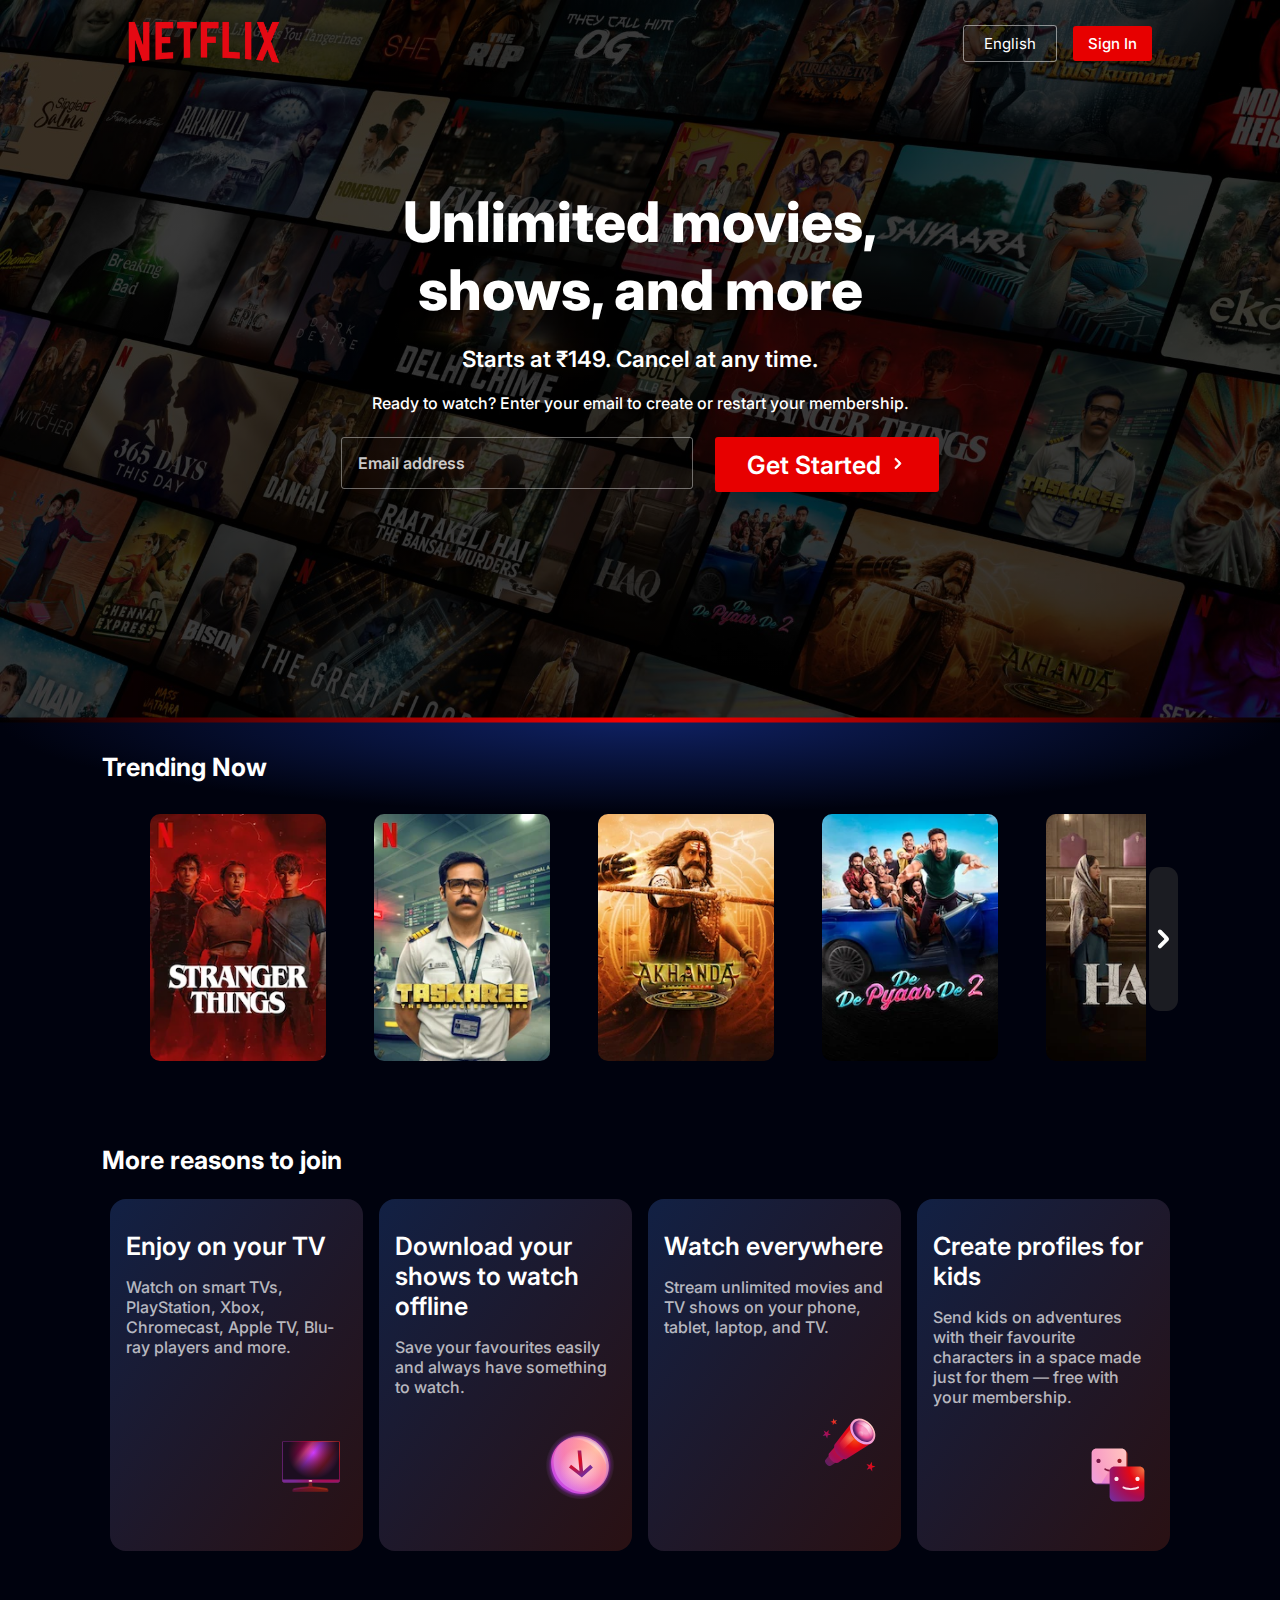
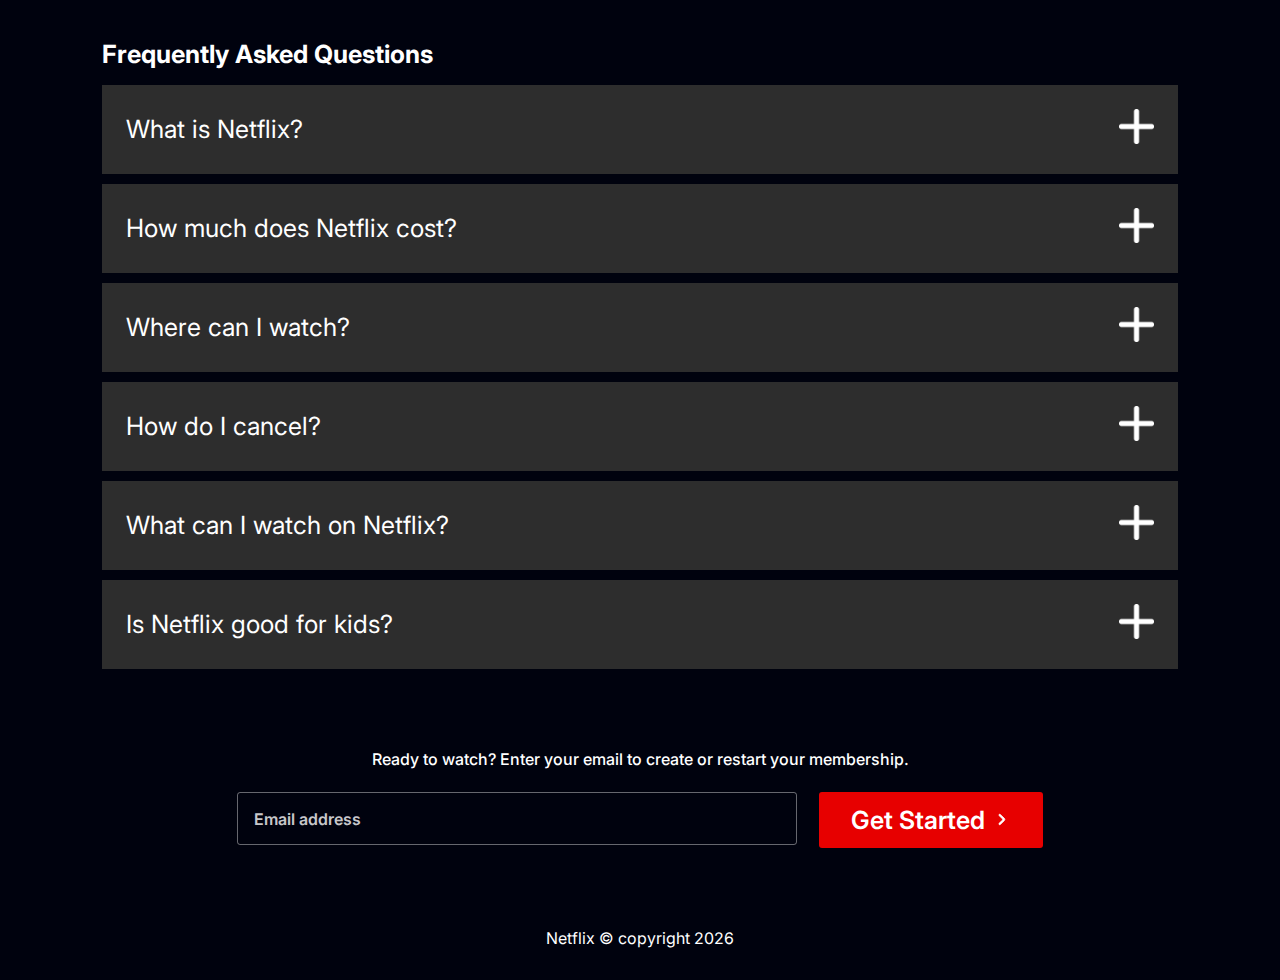
<file: Netflix Clone/images/index.html>
<!DOCTYPE html>
<html lang="en">

<head>
    <meta charset="UTF-8">
    <meta name="viewport" content="width=device-width, initial-scale=1.0">
    <link rel="stylesheet" href="style.css">
    <title>Netflix Clone</title>
    <style>
        @import url('https://fonts.googleapis.com/css2?family=Inter:ital,opsz,wght@0,14..32,100..900;1,14..32,100..900&display=swap');
    </style>
</head>

<body>
    <div class="main">
        <div class="container">
            <div class="nav">
                <nav>
                    <span><img src="image/Logo.png" alt=""></span>
                    <span class="button">
                        <a href="">English</a>
                        <a href="">Sign In</a>
                    </span>
                </nav>
            </div>
            <div class="main-head">
                <div class="light-head">
                    <h1>Unlimited movies, shows, and more</h1>
                    <p>Starts at ₹149. Cancel at any time.</p>
                    <div class="log">
                        <h3>Ready to watch? Enter your email to create or restart your membership.
                        </h3>
                        <div class="mail">
                            <span><input type="email" name="email" id="" placeholder="Email address"></span>
                            <span><a href="">Get Started <img src="image/arrow-next-small-svgrepo-com.svg"
                                        alt=""></a></span>
                        </div>
                    </div>
                </div>
            </div>
        </div>
        <div class="mid-body">
            <div class="light-mid">
                <h2>Trending Now</h2>
                <div class="trending-flex">
                    <div id="trend-1"><img src="image/Strager-things.png" alt=""></div>
                    <div id="trend-2"><img src="image/Taskaree.png" alt=""></div>
                    <div id="trend-3"><img src="image/Akhanda.png" alt=""></div>
                    <div id="trend-4"><img src="image/De de pyar de.png" alt=""></div>
                    <div id="trend-5"><img src="image/HAQ.png" alt=""></div>
                    <div id="trend-6"><img src="image/Joly llb.png" alt=""></div>
                    <div id="trend-7"><img src="image/Kapil sharma show.png" alt=""></div>
                    <div id="trend-8"><img src="image/Saiyaara.png" alt=""></div>
                    <div id="trend-9"><img src="image/Single papa.png" alt=""></div>
                </div>
                <h2>More reasons to join</h2>
                <div class="over-cover">
                    <div class="cover">
                        <div class="boxes">
                            <h3>Enjoy on your TV</h3>
                            <p>Watch on smart TVs, PlayStation, Xbox, Chromecast, Apple TV, Blu-ray players and more.
                            </p>
                            <div class="svg-img">
                                <svg width="72" height="72" viewBox="0 0 72 72" fill="none">
                                    <g id="television-core-small">
                                        <path id="Vector" fill-rule="evenodd" clip-rule="evenodd"
                                            d="M37.2 53.3992C37.2 52.7365 36.6628 52.1992 36 52.1992H34.8C34.1373 52.1992 33.6 52.7365 33.6 53.3992V56.2636C33.6 56.9129 33.0834 57.4433 32.4347 57.4739C30.3013 57.5744 28.1719 57.7834 26.0546 58.1011L19.444 59.0926C18.2692 59.2688 17.4 60.2782 17.4 61.4662V62.0992C17.4 62.4304 17.6686 62.6992 18 62.6992H52.8C53.1314 62.6992 53.4 62.4304 53.4 62.0992V61.4662C53.4 60.2782 52.5309 59.2688 51.3561 59.0926L44.7454 58.1011C42.6282 57.7834 40.4987 57.5744 38.3653 57.4739C37.7167 57.4433 37.2 56.9129 37.2 56.2636V53.3992Z"
                                            fill="url(#paint0_radial_5179_1308)"></path>
                                        <path id="Vector_2"
                                            d="M18.6 60.7388C18.6 60.2306 18.9587 59.796 19.4602 59.711C22.0196 59.2775 29.7585 58.0508 35.4 58.0508C41.0415 58.0508 48.7804 59.2775 51.3398 59.711C51.8412 59.796 52.2 60.2306 52.2 60.7388C52.2 60.902 52.0575 61.0268 51.8967 61.0004C50.1219 60.707 40.9704 59.2409 35.4 59.2409C29.8295 59.2409 20.678 60.707 18.9033 61.0004C18.7425 61.0268 18.6 60.902 18.6 60.7388Z"
                                            fill="url(#paint1_radial_5179_1308)"></path>
                                        <path id="Vector_3"
                                            d="M63 12H8.99995C8.00584 12 7.19995 12.8059 7.19995 13.8V51.6C7.19995 52.5941 8.00584 53.4 8.99995 53.4H63C63.9941 53.4 64.8 52.5941 64.8 51.6V13.8C64.8 12.8059 63.9941 12 63 12Z"
                                            fill="url(#paint2_linear_5179_1308)"></path>
                                        <path id="Vector_4"
                                            d="M63 12H8.99995C8.00584 12 7.19995 12.8059 7.19995 13.8V51.6C7.19995 52.5941 8.00584 53.4 8.99995 53.4H63C63.9941 53.4 64.8 52.5941 64.8 51.6V13.8C64.8 12.8059 63.9941 12 63 12Z"
                                            fill="url(#paint3_radial_5179_1308)"></path>
                                        <path id="Vector_5" fill-rule="evenodd" clip-rule="evenodd"
                                            d="M8.99995 12.6H63C63.663 12.6 64.2 13.1372 64.2 13.8V50.4H7.79995V13.8C7.79995 13.1372 8.33719 12.6 8.99995 12.6ZM7.19995 50.4V13.8C7.19995 12.8059 8.00581 12 8.99995 12H63C63.9942 12 64.8 12.8059 64.8 13.8V50.4V51.6C64.8 52.5941 63.9942 53.4 63 53.4H8.99995C8.00581 53.4 7.19995 52.5941 7.19995 51.6V50.4Z"
                                            fill="url(#paint4_radial_5179_1308)"></path>
                                        <path id="Vector_6"
                                            d="M35.4 52.8C36.3941 52.8 37.2 52.3971 37.2 51.9C37.2 51.4029 36.3941 51 35.4 51C34.4059 51 33.6 51.4029 33.6 51.9C33.6 52.3971 34.4059 52.8 35.4 52.8Z"
                                            fill="url(#paint5_radial_5179_1308)"></path>
                                    </g>
                                    <defs>
                                        <radialGradient id="paint0_radial_5179_1308" cx="0" cy="0" r="1"
                                            gradientUnits="userSpaceOnUse"
                                            gradientTransform="translate(50.3269 49.3723) rotate(118.526) scale(55.1579 46.2871)">
                                            <stop stop-color="#802600"></stop>
                                            <stop offset="0.333333" stop-color="#6F181D"></stop>
                                            <stop offset="0.666667" stop-color="#5B1333"></stop>
                                            <stop offset="1" stop-color="#391945"></stop>
                                        </radialGradient>
                                        <radialGradient id="paint1_radial_5179_1308" cx="0" cy="0" r="1"
                                            gradientUnits="userSpaceOnUse"
                                            gradientTransform="translate(48.1077 53.6128) rotate(158.116) scale(32.7275 42.219)">
                                            <stop stop-color="#99421D"></stop>
                                            <stop offset="0.333333" stop-color="#99161D"></stop>
                                            <stop offset="0.666667" stop-color="#7D1845"></stop>
                                            <stop offset="1" stop-color="#59216E"></stop>
                                        </radialGradient>
                                        <linearGradient id="paint2_linear_5179_1308" x1="10.4727" y1="14.9572"
                                            x2="56.1755" y2="51.4814" gradientUnits="userSpaceOnUse">
                                            <stop stop-color="#99161D"></stop>
                                            <stop offset="0.245283" stop-color="#CA005B"></stop>
                                            <stop offset="0.346698" stop-color="#FF479A"></stop>
                                            <stop offset="0.46934" stop-color="#CC3CFF"></stop>
                                            <stop offset="0.735849" stop-color="#BC1A22"></stop>
                                            <stop offset="1" stop-color="#C94FF5"></stop>
                                        </linearGradient>
                                        <radialGradient id="paint3_radial_5179_1308" cx="0" cy="0" r="1"
                                            gradientUnits="userSpaceOnUse"
                                            gradientTransform="translate(38.6181 23.8286) rotate(90) scale(25.9571 25.8545)">
                                            <stop stop-color="#1C0E20" stop-opacity="0"></stop>
                                            <stop offset="1" stop-color="#1C0E20"></stop>
                                        </radialGradient>
                                        <radialGradient id="paint4_radial_5179_1308" cx="0" cy="0" r="1"
                                            gradientUnits="userSpaceOnUse"
                                            gradientTransform="translate(54 20.1938) rotate(144.293) scale(47.2897 44.8232)">
                                            <stop stop-color="#EF7744"></stop>
                                            <stop offset="0.333333" stop-color="#E50914"></stop>
                                            <stop offset="0.666667" stop-color="#A70D53"></stop>
                                            <stop offset="1" stop-color="#792A95"></stop>
                                        </radialGradient>
                                        <radialGradient id="paint5_radial_5179_1308" cx="0" cy="0" r="1"
                                            gradientUnits="userSpaceOnUse"
                                            gradientTransform="translate(36.525 51.3562) rotate(135) scale(4.58735)">
                                            <stop stop-color="#FFDCCC"></stop>
                                            <stop offset="0.333333" stop-color="#FFBDC0"></stop>
                                            <stop offset="0.666667" stop-color="#F89DC6"></stop>
                                            <stop offset="1" stop-color="#E4A1FA"></stop>
                                        </radialGradient>
                                    </defs>
                                </svg>
                            </div>
                        </div>
                        <div class="boxes">
                            <h3>Download your shows to watch offline</h3>
                            <p>Save your favourites easily and always have something to watch.</p>
                            <div class="svg-img">
                                <svg width="72" height="72" viewBox="0 0 72 72" fill="none">
                                    <g id="download-core-small">
                                        <path id="Vector"
                                            d="M36 70.2008C54.8882 70.2008 70.2001 54.8889 70.2001 36.0008C70.2001 17.1126 54.8882 1.80078 36 1.80078C17.1119 1.80078 1.80005 17.1126 1.80005 36.0008C1.80005 54.8889 17.1119 70.2008 36 70.2008Z"
                                            fill="url(#paint0_radial_5179_7940)"></path>
                                        <path id="Vector_2" opacity="0.4"
                                            d="M64.7658 36.195C65.5206 51.5916 53.7908 63.5824 38.5668 62.977C23.3428 62.3722 10.3893 49.4 9.63446 34.0034C8.87954 18.6068 20.6091 6.61594 35.8331 7.22116C51.0571 7.82638 64.0104 20.7984 64.7658 36.195Z"
                                            fill="url(#paint1_radial_5179_7940)"></path>
                                        <path id="Vector_3"
                                            d="M62.3657 37.9958C63.1205 53.3924 51.3908 65.3832 36.1668 64.7778C20.9428 64.173 7.9893 51.2008 7.23444 35.8041C6.47952 20.4075 18.2091 8.41672 33.4331 9.02194C48.6571 9.62716 61.6103 22.5992 62.3657 37.9958Z"
                                            fill="url(#paint2_radial_5179_7940)"></path>
                                        <path id="Vector_4" opacity="0.5"
                                            d="M64.7658 36.195C65.5206 51.5916 53.7908 63.5824 38.5668 62.977C23.3428 62.3722 10.3893 49.4 9.63446 34.0034C8.87954 18.6068 20.6091 6.61594 35.8331 7.22116C51.0571 7.82638 64.0104 20.7984 64.7658 36.195Z"
                                            fill="url(#paint3_radial_5179_7940)"></path>
                                        <path id="Vector_5" opacity="0.6"
                                            d="M36.9 60.6C48.6636 60.6 58.2 51.0637 58.2 39.3C58.2 27.5363 48.6636 18 36.9 18C25.1363 18 15.6 27.5363 15.6 39.3C15.6 51.0637 25.1363 60.6 36.9 60.6Z"
                                            fill="url(#paint4_radial_5179_7940)"></path>
                                        <path id="Vector_6" fill-rule="evenodd" clip-rule="evenodd"
                                            d="M39.0849 42.2727L46.3387 35.76L48.8945 38.5142L38.9118 47.477L37.8466 48.4333L36.6071 47.477L24.9899 38.5142L27.0434 35.76L35.4849 42.2727L33.6 21.6016H37.2L39.0849 42.2727Z"
                                            fill="url(#paint5_radial_5179_7940)"></path>
                                        <path id="Vector_7" opacity="0.4" fill-rule="evenodd" clip-rule="evenodd"
                                            d="M61.6566 34.9618C61.7832 35.3893 62.391 35.3233 62.3694 34.878C61.6962 21.1369 50.1509 9.55975 36.5817 9.01957C34.4606 8.93515 32.4155 9.12541 30.4772 9.55909C30.0745 9.64915 30.1575 10.2082 30.5697 10.2246C45.0094 10.7979 57.6246 21.2971 61.6566 34.9618Z"
                                            fill="url(#paint6_radial_5179_7940)"></path>
                                    </g>
                                    <defs>
                                        <radialGradient id="paint0_radial_5179_7940" cx="0" cy="0" r="1"
                                            gradientUnits="userSpaceOnUse"
                                            gradientTransform="translate(36.0001 36.1837) rotate(-90) scale(34.3829)">
                                            <stop offset="0.782019" stop-color="#982DBE"></stop>
                                            <stop offset="0.906819" stop-color="#B038DC" stop-opacity="0.2"></stop>
                                            <stop offset="1" stop-color="#E4A1FA" stop-opacity="0"></stop>
                                        </radialGradient>
                                        <radialGradient id="paint1_radial_5179_7940" cx="0" cy="0" r="1"
                                            gradientUnits="userSpaceOnUse"
                                            gradientTransform="translate(52.9937 20.0992) rotate(135) scale(49.9836)">
                                            <stop stop-color="#FFDCCC"></stop>
                                            <stop offset="0.333333" stop-color="#FFBDC0"></stop>
                                            <stop offset="0.666667" stop-color="#F89DC6"></stop>
                                            <stop offset="1" stop-color="#E4A1FA"></stop>
                                        </radialGradient>
                                        <radialGradient id="paint2_radial_5179_7940" cx="0" cy="0" r="1"
                                            gradientUnits="userSpaceOnUse"
                                            gradientTransform="translate(52.7999 19.6937) rotate(135) scale(53.1037)">
                                            <stop stop-color="#FFA984"></stop>
                                            <stop offset="0.333333" stop-color="#FF787F"></stop>
                                            <stop offset="0.666667" stop-color="#F45FA2"></stop>
                                            <stop offset="1" stop-color="#C44AF1"></stop>
                                        </radialGradient>
                                        <radialGradient id="paint3_radial_5179_7940" cx="0" cy="0" r="1"
                                            gradientUnits="userSpaceOnUse"
                                            gradientTransform="translate(52.9937 20.0992) rotate(135) scale(49.9836)">
                                            <stop stop-color="#FFDCCC"></stop>
                                            <stop offset="0.333333" stop-color="#FFBDC0"></stop>
                                            <stop offset="0.666667" stop-color="#F89DC6"></stop>
                                            <stop offset="1" stop-color="#E4A1FA"></stop>
                                        </radialGradient>
                                        <radialGradient id="paint4_radial_5179_7940" cx="0" cy="0" r="1"
                                            gradientUnits="userSpaceOnUse"
                                            gradientTransform="translate(36.9 39.3) scale(21.3)">
                                            <stop stop-color="white"></stop>
                                            <stop offset="1" stop-color="white" stop-opacity="0"></stop>
                                        </radialGradient>
                                        <radialGradient id="paint5_radial_5179_7940" cx="0" cy="0" r="1"
                                            gradientUnits="userSpaceOnUse"
                                            gradientTransform="translate(31.2 32.1016) rotate(39.5226) scale(15.5567)">
                                            <stop stop-color="#EF7744"></stop>
                                            <stop offset="0.2406" stop-color="#E50914"></stop>
                                            <stop offset="1" stop-color="#792A95"></stop>
                                        </radialGradient>
                                        <radialGradient id="paint6_radial_5179_7940" cx="0" cy="0" r="1"
                                            gradientUnits="userSpaceOnUse"
                                            gradientTransform="translate(50.7 21.3) rotate(-180) scale(30)">
                                            <stop stop-color="white"></stop>
                                            <stop offset="1" stop-color="white" stop-opacity="0"></stop>
                                        </radialGradient>
                                    </defs>
                                </svg>
                            </div>
                        </div>
                        <div class="boxes">
                            <h3>Watch everywhere</h3>
                            <p>Stream unlimited movies and TV shows on your phone, tablet, laptop, and TV.</p>
                            <div class="svg-img">
                                <svg width="72" height="72" viewBox="0 0 72 72" fill="none">
                                    <g id="telescope-core-small">
                                        <path id="Vector"
                                            d="M24.0492 36.6016L33.6 46.3898L17.8029 56.8633C17.8029 56.8633 15.8891 57.6983 13.625 55.2638C11.361 52.8293 12.1235 51.238 12.1235 51.238L24.0492 36.6016Z"
                                            fill="url(#paint0_radial_5179_1664)"></path>
                                        <path id="Vector_2"
                                            d="M25.0344 34.1992L36 46.151L25.0616 53.8043C25.0616 53.8043 21.8289 55.0984 18.0987 51.0172C14.3686 46.9358 15.9198 44.5105 15.9198 44.5105L25.0344 34.1992Z"
                                            fill="url(#paint1_radial_5179_1664)"></path>
                                        <path id="Vector_3"
                                            d="M39 13.0195L59.1 33.6788L32.5325 50.4142C32.5325 50.4142 28.7459 50.2552 24.3978 45.4897C20.0498 40.7243 21.4096 35.8101 21.4096 35.8101L39 13.0195Z"
                                            fill="url(#paint2_radial_5179_1664)"></path>
                                        <path id="Vector_4"
                                            d="M57.6709 15.3516C63.1044 21.2807 63.9858 29.2883 59.6386 33.2371C55.2916 37.186 47.3628 35.5806 41.9292 29.6515C36.4954 23.7224 35.6145 15.7148 39.9615 11.766C44.3084 7.81716 52.2372 9.42252 57.6709 15.3516Z"
                                            fill="url(#paint3_radial_5179_1664)"></path>
                                        <path id="Vector_5"
                                            d="M58.3787 31.255C54.8121 34.5032 48.2143 33.0817 43.6421 28.0798C39.07 23.078 38.2547 16.39 41.8213 13.1419C45.3879 9.89364 51.9857 11.3152 56.5579 16.3171C61.1298 21.3189 61.9452 28.0069 58.3787 31.255Z"
                                            fill="url(#paint4_radial_5179_1664)"></path>
                                        <path id="Vector_6" opacity="0.85"
                                            d="M59.6783 28.823C60.576 24.1785 59.6544 20.5934 56.1603 16.6199C52.6662 12.6464 47.3508 10.8657 43.7796 12.7598C39.371 15.098 48.3734 13.5961 53.4577 19.5815C57.8259 24.724 58.8516 33.1009 59.6783 28.823Z"
                                            fill="url(#paint5_radial_5179_1664)"></path>
                                        <path id="Vector_7" opacity="0.4"
                                            d="M50.3979 25.2452C50.4549 26.7239 49.2932 27.7677 47.8032 27.5766C46.3131 27.3856 45.059 26.032 45.002 24.5532C44.945 23.0745 46.1067 22.0307 47.5968 22.2218C49.0868 22.4128 50.341 23.7664 50.3979 25.2452Z"
                                            fill="url(#paint6_radial_5179_1664)"></path>
                                        <path id="Vector_8" opacity="0.6"
                                            d="M36.9217 21.0039L26.4258 34.3627C26.3297 36.4604 28.2903 39.5534 30.0334 40.8344L41.2345 29.9105C39.6 28.2005 36.9591 24.1025 36.9217 21.0039Z"
                                            fill="url(#paint7_radial_5179_1664)"></path>
                                        <path id="Vector_9" fill-rule="evenodd" clip-rule="evenodd"
                                            d="M20.0576 9.60156L21.479 11.7187L24 11.0654L22.3575 13.0272L23.7789 15.1444L21.3424 14.2397L19.7 16.2016L19.8365 13.6806L17.4 12.7759L19.9209 12.1225L20.0576 9.60156ZM58.776 52.8016L58.9623 56.4685L62.4 57.4188L59.0774 58.7347L59.2637 62.4016L57.0239 59.548L53.7014 60.8638L55.6397 57.7843L53.4 54.9307L56.8377 55.8811L58.776 52.8016ZM15.206 24.2101L15.8768 21.0016L13.4793 23.1964L10.6853 21.5563L11.9975 24.553L9.59998 26.7478L12.8085 26.405L14.1207 29.4016L14.7915 26.1931L18 25.8502L15.206 24.2101Z"
                                            fill="url(#paint8_linear_5179_1664)"></path>
                                    </g>
                                    <defs>
                                        <radialGradient id="paint0_radial_5179_1664" cx="0" cy="0" r="1"
                                            gradientUnits="userSpaceOnUse"
                                            gradientTransform="translate(36.6875 32.7016) rotate(135) scale(34.9134)">
                                            <stop stop-color="#99421D"></stop>
                                            <stop offset="0.333333" stop-color="#99161D"></stop>
                                            <stop offset="0.666667" stop-color="#7D1845"></stop>
                                            <stop offset="1" stop-color="#59216E"></stop>
                                        </radialGradient>
                                        <radialGradient id="paint1_radial_5179_1664" cx="0" cy="0" r="1"
                                            gradientUnits="userSpaceOnUse"
                                            gradientTransform="translate(42.5937 27.2992) rotate(135) scale(44.5477 44.5279)">
                                            <stop stop-color="#EF7744"></stop>
                                            <stop offset="0.333333" stop-color="#E50914"></stop>
                                            <stop offset="0.666667" stop-color="#A70D53"></stop>
                                            <stop offset="1" stop-color="#792A95"></stop>
                                        </radialGradient>
                                        <radialGradient id="paint2_radial_5179_1664" cx="0" cy="0" r="1"
                                            gradientUnits="userSpaceOnUse"
                                            gradientTransform="translate(42.3 29.106) rotate(135) scale(31.8127)">
                                            <stop stop-color="#FB540D"></stop>
                                            <stop offset="0.333333" stop-color="#E50914"></stop>
                                            <stop offset="0.666667" stop-color="#A70D53"></stop>
                                            <stop offset="1" stop-color="#792A95"></stop>
                                        </radialGradient>
                                        <radialGradient id="paint3_radial_5179_1664" cx="0" cy="0" r="1"
                                            gradientUnits="userSpaceOnUse"
                                            gradientTransform="translate(57.675 14.7078) rotate(134.326) scale(24.0433 24.0367)">
                                            <stop stop-color="#FFDCCC"></stop>
                                            <stop offset="0.333333" stop-color="#FFBDC0"></stop>
                                            <stop offset="0.666667" stop-color="#F89DC6"></stop>
                                            <stop offset="1" stop-color="#E4A1FA"></stop>
                                        </radialGradient>
                                        <radialGradient id="paint4_radial_5179_1664" cx="0" cy="0" r="1"
                                            gradientUnits="userSpaceOnUse"
                                            gradientTransform="translate(52.1305 21.273) rotate(141.875) scale(9.87138 12.8159)">
                                            <stop offset="0.307292" stop-color="#F89DC6"></stop>
                                            <stop offset="0.645392" stop-color="#E75094"></stop>
                                            <stop offset="1" stop-color="#59216E"></stop>
                                        </radialGradient>
                                        <radialGradient id="paint5_radial_5179_1664" cx="0" cy="0" r="1"
                                            gradientUnits="userSpaceOnUse"
                                            gradientTransform="translate(55.8 15.6) rotate(135) scale(13.1522)">
                                            <stop stop-color="white"></stop>
                                            <stop offset="1" stop-color="white" stop-opacity="0"></stop>
                                        </radialGradient>
                                        <radialGradient id="paint6_radial_5179_1664" cx="0" cy="0" r="1"
                                            gradientUnits="userSpaceOnUse"
                                            gradientTransform="translate(49.2362 22.9648) rotate(131.079) scale(5.08644 6.006)">
                                            <stop stop-color="white"></stop>
                                            <stop offset="1" stop-color="white" stop-opacity="0"></stop>
                                        </radialGradient>
                                        <radialGradient id="paint7_radial_5179_1664" cx="0" cy="0" r="1"
                                            gradientUnits="userSpaceOnUse"
                                            gradientTransform="translate(36.8758 29.1353) rotate(137.622) scale(13.5764)">
                                            <stop stop-color="#FFA984"></stop>
                                            <stop offset="1" stop-color="#F7636B" stop-opacity="0"></stop>
                                        </radialGradient>
                                        <linearGradient id="paint8_linear_5179_1664" x1="44.65" y1="27.9016" x2="24.25"
                                            y2="48.3016" gradientUnits="userSpaceOnUse">
                                            <stop stop-color="#EF7744"></stop>
                                            <stop offset="0.333333" stop-color="#E50914"></stop>
                                            <stop offset="0.666667" stop-color="#A70D53"></stop>
                                            <stop offset="1" stop-color="#792A95"></stop>
                                        </linearGradient>
                                    </defs>
                                </svg>
                            </div>
                        </div>
                        <div class="boxes">
                            <h3>Create profiles for kids</h3>
                            <p>Send kids on adventures with their favourite characters in a space made just for them —
                                free with your membership.</p>
                            <div class="svg-img">
                                <svg width="72" height="72" viewBox="0 0 72 72" fill="none">
                                    <g id="profiles-core-small">
                                        <path id="Vector"
                                            d="M10.8 15.6008C10.8 12.9499 12.949 10.8008 15.5999 10.8008H40.8C43.4509 10.8008 45.6 12.9498 45.6 15.6008V40.8007C45.6 43.4516 43.4509 45.6007 40.8 45.6007H15.6C12.949 45.6007 10.8 43.4517 10.8 40.8007V15.6008Z"
                                            fill="url(#paint0_radial_5179_7919)"></path>
                                        <path id="Vector_2"
                                            d="M9.59998 14.4016C9.59998 11.7506 11.749 9.60162 14.4 9.60156H39.6C42.251 9.60156 44.4 11.7506 44.4 14.4016V39.6015C44.4 42.2525 42.251 44.4015 39.6 44.4015H14.4C11.749 44.4016 9.59998 42.2525 9.59998 39.6015V14.4016Z"
                                            fill="url(#paint1_radial_5179_7919)"></path>
                                        <path id="Vector_3"
                                            d="M18.6 21.9008C18.6 23.0606 17.6598 24.0008 16.5 24.0008C15.3402 24.0008 14.4 23.0606 14.4 21.9008C14.4 20.741 15.3402 19.8008 16.5 19.8008C17.6598 19.8008 18.6 20.741 18.6 21.9008Z"
                                            fill="url(#paint2_radial_5179_7919)"></path>
                                        <path id="Vector_4"
                                            d="M39.6 21.9008C39.6 23.0606 38.6598 24.0008 37.5 24.0008C36.3402 24.0008 35.4 23.0606 35.4 21.9008C35.4 20.741 36.3402 19.8008 37.5 19.8008C38.6598 19.8008 39.6 20.741 39.6 21.9008Z"
                                            fill="url(#paint3_radial_5179_7919)"></path>
                                        <path id="Vector_5"
                                            d="M23.6713 29.4501C23.2437 29.1967 22.6917 29.3379 22.4383 29.7655C22.1848 30.1932 22.3261 30.7452 22.7537 30.9986C23.8254 31.6337 26.769 32.7744 30.6375 32.7744C34.506 32.7744 37.4497 31.6337 38.5213 30.9986C38.949 30.7452 39.0902 30.1932 38.8368 29.7655C38.5834 29.3379 38.0313 29.1967 37.6037 29.4501C36.8191 29.9151 34.194 30.9744 30.6375 30.9744C27.081 30.9744 24.456 29.9151 23.6713 29.4501Z"
                                            fill="url(#paint4_radial_5179_7919)"></path>
                                        <path id="Vector_6" opacity="0.35"
                                            d="M19.2 44.4016H28.2L32.4 27.6016C30.2787 28.1801 28.4542 29.5387 27.2921 31.4053L19.2 44.4016Z"
                                            fill="url(#paint5_radial_5179_7919)"></path>
                                        <path id="Vector_7"
                                            d="M27.6 32.4016C27.6 29.7506 29.749 27.6016 32.4 27.6016L57.6 27.6016C60.2508 27.6016 62.4 29.7506 62.4 32.4016V57.6015C62.4 60.2524 60.2508 62.4016 57.6 62.4016H32.4C29.749 62.4016 27.6 60.2524 27.6 57.6016V32.4016Z"
                                            fill="url(#paint6_radial_5179_7919)"></path>
                                        <path id="Vector_8"
                                            d="M36.6 39.9008C36.6 41.0606 35.6598 42.0008 34.5 42.0008C33.3402 42.0008 32.4 41.0606 32.4 39.9008C32.4 38.741 33.3402 37.8008 34.5 37.8008C35.6598 37.8008 36.6 38.741 36.6 39.9008Z"
                                            fill="url(#paint7_radial_5179_7919)"></path>
                                        <path id="Vector_9"
                                            d="M57.6 39.9008C57.6 41.0606 56.6598 42.0008 55.5 42.0008C54.3402 42.0008 53.4 41.0606 53.4 39.9008C53.4 38.741 54.3402 37.8008 55.5 37.8008C56.6598 37.8008 57.6 38.741 57.6 39.9008Z"
                                            fill="url(#paint8_radial_5179_7919)"></path>
                                        <path id="Vector_10"
                                            d="M41.8213 47.6025C41.3937 47.349 40.8416 47.4903 40.5882 47.9179C40.3348 48.3455 40.476 48.8976 40.9037 49.1509C41.9753 49.786 44.919 50.9267 48.7875 50.9267C52.656 50.9267 55.5996 49.786 56.6713 49.1509C57.0989 48.8976 57.2402 48.3455 56.9867 47.9179C56.7333 47.4903 56.1813 47.349 55.7537 47.6025C54.969 48.0674 52.344 49.1267 48.7875 49.1267C45.231 49.1267 42.6059 48.0674 41.8213 47.6025Z"
                                            fill="url(#paint9_radial_5179_7919)"></path>
                                    </g>
                                    <defs>
                                        <radialGradient id="paint0_radial_5179_7919" cx="0" cy="0" r="1"
                                            gradientUnits="userSpaceOnUse"
                                            gradientTransform="translate(39.075 17.6882) rotate(135) scale(32.8097)">
                                            <stop stop-color="#99421D"></stop>
                                            <stop offset="0.333333" stop-color="#99161D"></stop>
                                            <stop offset="0.666667" stop-color="#7D1845"></stop>
                                            <stop offset="1" stop-color="#59216E"></stop>
                                        </radialGradient>
                                        <radialGradient id="paint1_radial_5179_7919" cx="0" cy="0" r="1"
                                            gradientUnits="userSpaceOnUse"
                                            gradientTransform="translate(62.4 8.70157) rotate(133.87) scale(75.3216)">
                                            <stop stop-color="#FFDCCC"></stop>
                                            <stop offset="0.333333" stop-color="#FFBDC0"></stop>
                                            <stop offset="0.666667" stop-color="#F89DC6"></stop>
                                            <stop offset="1" stop-color="#E4A1FA"></stop>
                                        </radialGradient>
                                        <radialGradient id="paint2_radial_5179_7919" cx="0" cy="0" r="1"
                                            gradientUnits="userSpaceOnUse"
                                            gradientTransform="translate(60.3 11.1008) rotate(133.939) scale(68.7426 55.9547)">
                                            <stop stop-color="#99421D"></stop>
                                            <stop offset="0.333333" stop-color="#99161D"></stop>
                                            <stop offset="0.666667" stop-color="#7D1845"></stop>
                                            <stop offset="1" stop-color="#59216E"></stop>
                                        </radialGradient>
                                        <radialGradient id="paint3_radial_5179_7919" cx="0" cy="0" r="1"
                                            gradientUnits="userSpaceOnUse"
                                            gradientTransform="translate(60.3 11.1008) rotate(133.939) scale(68.7426 55.9547)">
                                            <stop stop-color="#99421D"></stop>
                                            <stop offset="0.333333" stop-color="#99161D"></stop>
                                            <stop offset="0.666667" stop-color="#7D1845"></stop>
                                            <stop offset="1" stop-color="#59216E"></stop>
                                        </radialGradient>
                                        <radialGradient id="paint4_radial_5179_7919" cx="0" cy="0" r="1"
                                            gradientUnits="userSpaceOnUse"
                                            gradientTransform="translate(60.3 11.0994) rotate(133.939) scale(68.7426 55.9548)">
                                            <stop stop-color="#99421D"></stop>
                                            <stop offset="0.333333" stop-color="#99161D"></stop>
                                            <stop offset="0.666667" stop-color="#7D1845"></stop>
                                            <stop offset="1" stop-color="#59216E"></stop>
                                        </radialGradient>
                                        <radialGradient id="paint5_radial_5179_7919" cx="0" cy="0" r="1"
                                            gradientUnits="userSpaceOnUse"
                                            gradientTransform="translate(39.6 27.9016) rotate(135) scale(23.3345)">
                                            <stop stop-color="#FFA984"></stop>
                                            <stop offset="0.333333" stop-color="#FF787F"></stop>
                                            <stop offset="0.666667" stop-color="#F45FA2"></stop>
                                            <stop offset="1" stop-color="#C44AF1"></stop>
                                        </radialGradient>
                                        <radialGradient id="paint6_radial_5179_7919" cx="0" cy="0" r="1"
                                            gradientUnits="userSpaceOnUse"
                                            gradientTransform="translate(61.8 29.7016) rotate(135) scale(43.2749)">
                                            <stop stop-color="#EF7744"></stop>
                                            <stop offset="0.333333" stop-color="#E50914"></stop>
                                            <stop offset="0.666667" stop-color="#A70D53"></stop>
                                            <stop offset="1" stop-color="#792A95"></stop>
                                        </radialGradient>
                                        <radialGradient id="paint7_radial_5179_7919" cx="0" cy="0" r="1"
                                            gradientUnits="userSpaceOnUse"
                                            gradientTransform="translate(62.1 11.1008) rotate(137.146) scale(73.6614 60.3576)">
                                            <stop stop-color="#FFDCCC"></stop>
                                            <stop offset="0.333333" stop-color="#FDF6F6"></stop>
                                            <stop offset="0.666667" stop-color="#FADCE9"></stop>
                                            <stop offset="1" stop-color="#E4A1FA"></stop>
                                        </radialGradient>
                                        <radialGradient id="paint8_radial_5179_7919" cx="0" cy="0" r="1"
                                            gradientUnits="userSpaceOnUse"
                                            gradientTransform="translate(62.1 11.1008) rotate(137.146) scale(73.6614 60.3576)">
                                            <stop stop-color="#FFDCCC"></stop>
                                            <stop offset="0.333333" stop-color="#FDF6F6"></stop>
                                            <stop offset="0.666667" stop-color="#FADCE9"></stop>
                                            <stop offset="1" stop-color="#E4A1FA"></stop>
                                        </radialGradient>
                                        <radialGradient id="paint9_radial_5179_7919" cx="0" cy="0" r="1"
                                            gradientUnits="userSpaceOnUse"
                                            gradientTransform="translate(62.1 11.1017) rotate(137.146) scale(73.6614 60.3576)">
                                            <stop stop-color="#FFDCCC"></stop>
                                            <stop offset="0.333333" stop-color="#FDF6F6"></stop>
                                            <stop offset="0.666667" stop-color="#FADCE9"></stop>
                                            <stop offset="1" stop-color="#E4A1FA"></stop>
                                        </radialGradient>
                                    </defs>
                                </svg>
                            </div>
                        </div>
                    </div>
                </div>
                <h2>Frequently Asked Questions</h2>
                <div id="js">
                    <div class="common" id="ask-question-1">
                        <h3>What is Netflix? <span><img src="image/plus-icon.png" alt="pluse"></span></h3>
                    </div>

                    <div class="common" id="ask-question-2">
                        <h3>How much does Netflix cost? <span><img src="image/plus-icon.png" alt="pluse"></span></h3>
                    </div>
                    <div class="common" id="ask-question-3">
                        <h3>Where can I watch? <span><img src="image/plus-icon.png" alt="pluse"></span></h3>
                    </div>

                    <div class="common" id="ask-question-4">
                        <h3>How do I cancel? <span><img src="image/plus-icon.png" alt="pluse"></span></h3>
                    </div>

                    <div class="common" id="ask-question-5">
                        <h3>What can I watch on Netflix? <span><img src="image/plus-icon.png" alt="pluse"></span></h3>
                    </div>

                    <div class="common" id="ask-question-6">
                        <h3>Is Netflix good for kids? <span><img src="image/plus-icon.png" alt="pluse"></span></h3>
                    </div>
                </div>
                <div class="log">
                    <h3>Ready to watch? Enter your email to create or restart your membership.
                    </h3>
                    <div class="mail">
                        <span><input type="email" name="email" id="" placeholder="Email address"></span>
                        <span><a href="">Get Started <img src="image/arrow-next-small-svgrepo-com.svg"
                                    alt=""></a></span>
                    </div>
                    <footer>Netflix &copy; copyright 2026</footer>
                </div>
            </div>
        </div>
    </div>
    <script src="script.js"></script>
</body>

</html>
</file>
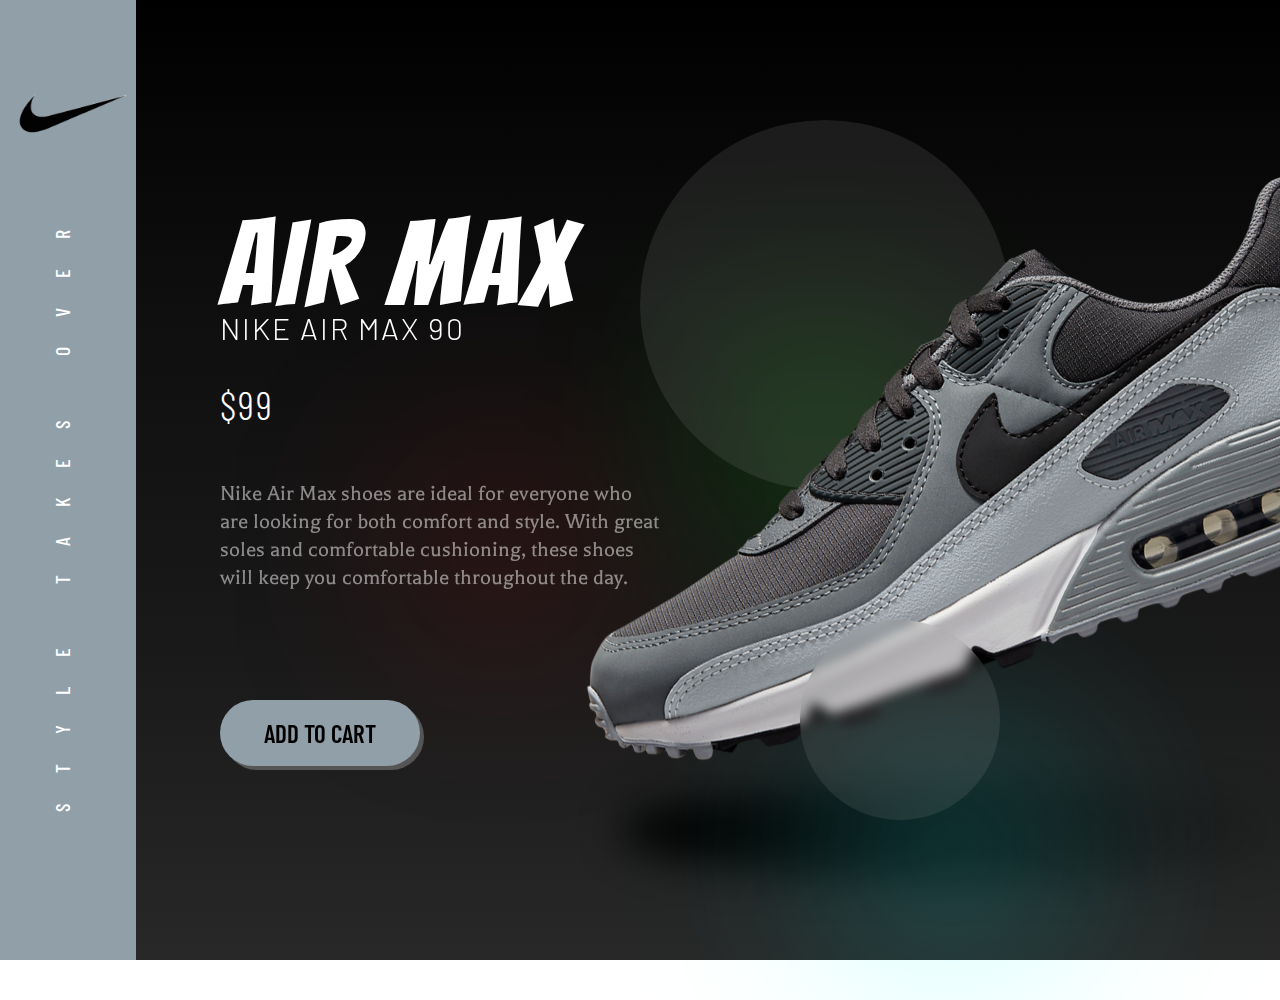
<file: Nike Air Max 90 Ad clone/fig_shoe.html>
<!DOCTYPE html>
<html lang="en">

<head>
    <meta charset="UTF-8">
    <meta name="viewport" content="width=device-width, initial-scale=1.0">
    <link rel="stylesheet" href="fig_shoe.css">
    <link rel="preconnect" href="https://fonts.googleapis.com">
    <link rel="preconnect" href="https://fonts.gstatic.com" crossorigin>
    <link href="https://fonts.googleapis.com/css2?family=Bangers&display=swap" rel="stylesheet">
    <link
        href="https://fonts.googleapis.com/css2?family=Bangers&family=Barlow:ital,wght@0,100;0,200;0,300;0,400;0,500;0,600;0,700;0,800;0,900;1,100;1,200;1,300;1,400;1,500;1,600;1,700;1,800;1,900&display=swap"
        rel="stylesheet">
    <link
        href="https://fonts.googleapis.com/css2?family=Bangers&family=Barlow+Condensed:ital,wght@0,100;0,200;0,300;0,400;0,500;0,600;0,700;0,800;0,900;1,100;1,200;1,300;1,400;1,500;1,600;1,700;1,800;1,900&family=Barlow:ital,wght@0,100;0,200;0,300;0,400;0,500;0,600;0,700;0,800;0,900;1,100;1,200;1,300;1,400;1,500;1,600;1,700;1,800;1,900&display=swap"
        rel="stylesheet">
    <link
        href="https://fonts.googleapis.com/css2?family=Balthazar&family=Bangers&family=Barlow+Condensed:ital,wght@0,100;0,200;0,300;0,400;0,500;0,600;0,700;0,800;0,900;1,100;1,200;1,300;1,400;1,500;1,600;1,700;1,800;1,900&family=Barlow:ital,wght@0,100;0,200;0,300;0,400;0,500;0,600;0,700;0,800;0,900;1,100;1,200;1,300;1,400;1,500;1,600;1,700;1,800;1,900&display=swap"
        rel="stylesheet">
    <title>Nike ads</title>
</head>

<body>
    <main id="bg">
        <nav></nav>
        <div class="container">
            <div class="lo-style">
                <div class="img_logo">
                    <img src="LOGO.png" alt="Nike Logo" class="logo">
                </div>
                <div class="style_text">
                    <aside id="side">style takes over</aside>
                </div>
            </div>
            <div class="he-pr-de-ac">
                <h1 id="air-max">air max</h1>
                <h2 id="module">nike air max 90</h2>
                <h2 id="price">$99</h2>
                <blockquote id="description">Nike Air Max shoes are ideal for everyone who are looking for both comfort
                    and style. With
                    great soles and comfortable cushioning, these shoes will keep you comfortable throughout the day.
                </blockquote>
                <button id="button">add to cart</button>
            </div>
            <div class="sh-im">
                <img src="Nike-Shoe.png" alt=" Nike Shoe" loading="lazy" class="shoe_img">
                <div class="shadow"></div>
                <div class="circle_1"></div>
                <div class="circle_2"></div>
                <div class="circle_3"></div>
                <div class="circle_4"></div>
                <div class="circle_5"></div>
                <div class="circle_6"></div>
            </div>

        </div>
    </main>
</body>

</html>
</file>
<file: Netflix Clone/images/style.css>
:root {
    --heading-font: "inter", Arial, Helvetica, sans-serif;
    --btn-color: rgba(255, 255, 255, 1);
    --btn-bg-color: rgb(231, 0, 0);
    --btn-bg-hover-color: rgb(203, 4, 4);
}

* {
    padding: 0;
    margin: 0;
    box-sizing: border-box;
    font-family: var(--heading-font);
}

.main {
    width: 100%;
    height: auto;
    overflow: hidden;
    position: relative;
    max-width: 120rem;
    margin: 0 auto;
}

.main .container {
    width: 100%;
    height: 45rem;
    background: linear-gradient(to bottom, rgba(0, 0, 0, 0.7)), rgba(0, 0, 0, 0.8) url("image/bg-image.png");
    background-repeat: no-repeat;
    background-position: center;
    background-size: cover;
}

.main .container .nav {
    position: relative;
    margin-bottom: 3rem;
}

.main .container .nav nav {
    display: flex;
    align-items: center;
    justify-content: space-between;
    padding: 1.3rem 10%;
    position: relative;

}

.main .container .nav nav span img {
    max-width: 9.5rem;
    height: auto;
    position: relative;
}

.container .nav nav .button {
    position: relative;
    display: flex;
    align-items: center;
    justify-content: space-evenly;
    gap: 1rem;
}

.container .nav nav .button a:nth-child(1) {
    color: var(--btn-color);
    font-family: var(--heading-font);
    text-decoration: none;
    border: 0.5px solid rgba(255, 255, 255, 0.5);
    border-radius: 3px;
    padding: 8px 20px;
    font-size: 15px;
    cursor: context-menu;
    position: relative;
}

.container .nav nav .button a:nth-child(2) {
    color: var(--btn-color);
    font-family: var(--heading-font);
    text-decoration: none;
    background: var(--btn-bg-color);
    border-radius: 3px;
    cursor: pointer;
    font-size: 15px;
    position: relative;
    padding: 8px 15px;
    font-weight: 500;
    transition: all 0.3s ease;
}

.container .nav nav .button a:nth-child(2):hover {
    color: var(--btn-color);
    font-family: var(--heading-font);
    text-decoration: none;
    background: var(--btn-bg-hover-color);
    border-radius: 3px;
    cursor: pointer;
    font-size: 15px;
    position: relative;
    padding: 8px 15px;
    font-weight: 500;
}

.main-head {
    display: flex;
    align-content: center;
    justify-content: center;
    padding-top: 2rem;
}

.main-head .light-head {
    position: absolute;
    text-align: center;
    color: var(--btn-color);
    margin: auto;
}

.main-head .light-head h1 {
    font-size: 3.5rem;
    font-weight: 800;
    font-family: var(--heading-font);
    color: var(--btn-color);
    margin: 1.3rem auto;
    max-width: 30rem;
}

.main-head .light-head p {
    color: var(--btn-color);
    font-size: 1.4rem;
    font-family: var(--heading-font);
    margin-bottom: 1.3rem;
    font-weight: 600;
}

.main-head .light-head .log {
    position: relative;
    margin-top: 1rem;
}

.mid-body .light-mid .log {
    display: flex;
    align-items: center;
    justify-content: center;
    flex-direction: column;
}

.main-head .light-head .log h3,
.mid-body .light-mid .log h3 {
    font-size: 1rem;
    font-family: var(--heading-font);
    font-weight: 500;
    color: var(--btn-color);
    margin-bottom: 1.3rem;
    margin-right: 3px;
    margin-left: 3px;
}

.main-head .light-head .log .mail,
.mid-body .light-mid .log .mail {
    display: flex;
    align-content: center;
    justify-content: center;
    flex-wrap: wrap;
    gap: 1rem;
}

.main-head .light-head .log .mail span,
.mid-body .light-mid .log .mail span {
    margin: 3px;
}

.main-head .light-head .log .mail span:nth-child(1) {
    width: 22rem;
    position: relative;
}

.mid-body .light-mid .log .mail span:nth-child(1) {
    width: 35rem;
    position: relative;
}

.main-head .light-head .log .mail input,
.mid-body .light-mid .log .mail input {
    height: 3.3rem;
    width: 100%;
    background-color: rgba(255, 255, 255, 0);
    border: 1px solid rgba(255, 255, 255, 0.4);
    border-radius: 3px;
    color: var(--btn-color);
    padding: 2px 1rem;
    font-size: 16px;
    font-weight: 600;
}

.main-head .light-head .log .mail input::placeholder,
.mid-body .light-mid .log .mail input::placeholder {
    color: rgba(255, 255, 255, 0.8);
}

.main-head .light-head .log .mail a,
.mid-body .light-mid .log .mail a {
    text-decoration: none;
    color: var(--btn-color);
    background: var(--btn-bg-color);
    position: relative;
    top: 0.8rem;
    padding: 0.8rem 2rem;
    border-radius: 3px;
    font-size: 25px;
    font-family: var(--heading-font);
    font-weight: 600;
    transition: all 0.3s ease;
    margin: auto;
}

.main-head .light-head .log .mail a img,
.mid-body .light-mid .log .mail a img {
    height: 1.2rem;
    width: auto;
}

.main-head .light-head .log .mail a:hover,
.mid-body .light-mid .log .mail a:hover {
    text-decoration: none;
    color: var(--btn-color);
    background: var(--btn-bg-hover-color);
    position: relative;
    top: 0.8rem;
    padding: 0.8rem 2rem;
    border-radius: 3px;
    font-size: 25px;
    font-family: var(--heading-font);
    font-weight: 600;
}

.mid-body {
    position: relative;
}

.mid-body::before {
    content: "";
    background: linear-gradient(to right, rgba(0, 0, 0, 0.9), rgba(255, 0, 0, 1), rgba(0, 0, 0, 0.9));
    width: 100%;
    height: 5px;
    position: absolute;
    top: 0%;
    left: 50%;
    transform: translate(-50%, -50%);
    z-index: 5;
}

.mid-body {
    background: radial-gradient(ellipse 200% 20% at top center, rgb(15, 33, 99), rgb(0, 2, 14), rgb(0, 2, 14), rgb(0, 2, 14), rgb(0, 2, 14));
    width: 100%;
    height: auto;
    padding: 1rem 8%;
    color: white;
}

.mid-body .light-mid {
    position: relative;
    top: 0%;
    left: 0%;
    margin: auto;
}

.mid-body .light-mid h2 {
    font-size: 25px;
    font-weight: 700;
    margin-bottom: 1rem;
    margin-top: 1rem;
}

.mid-body .light-mid .trending-flex {
    display: flex;
    align-items: center;
    justify-content: start;
    gap: 3rem;
    overflow-x: hidden;
    overflow-y: auto;
    scroll-behavior: smooth;
    margin: 0 2rem 4rem 2rem;
    padding: 1rem;
    -webkit-overflow-scrolling: touch;
}

.mid-body .light-mid .trending-flex::-webkit-scrollbar {
    display: none;
}

.mid-body .light-mid .trending-flex img {
    border-radius: 10px;
    width: 11rem;
    height: auto;
    transition: all 0.3s ease;
    cursor: pointer;
}

.mid-body .light-mid .trending-flex img:hover {
    border-radius: 10px;
    width: 11rem;
    height: auto;
    position: relative;
    transform: scale(1.05);
    z-index: 5;
}

#scroll-left {
    height: 9rem;
    width: 1.8rem;
    background: rgb(53, 53, 53, 0.5);
    display: flex;
    align-items: center;
    justify-content: center;
    border-radius: 0.7rem;
    position: absolute;
    top: auto;
    left: 0;
    overflow-y: hidden;
    overflow-x: auto;
    transition: all 0.3s ease;
}

#scroll-left::-webkit-scrollbar {
    display: none;
}

#scroll-right {
    height: 9rem;
    width: 1.8rem;
    background: rgb(53, 53, 53, 0.5);
    display: flex;
    align-items: center;
    justify-content: center;
    border-radius: 0.7rem;
    position: absolute;
    top: auto;
    right: 0;
    overflow-y: hidden;
    overflow-x: auto;
    transition: all 0.3s ease;
}

#scroll-left img {
    height: 2rem;
    width: auto;
    rotate: 180deg;
    position: relative;
    left: 0;
    top: 3.5rem;
}

#scroll-right img {
    height: 2rem;
    width: auto;
    position: absolute;
    right: 0;
    top: 3.5rem;
}

.over-cover {
    display: flex;
    align-items: center;
    justify-content: center;
    width: 100%;
    margin-bottom: 5rem;
}

.over-cover .cover {
    display: flex;
    align-items: center;
    justify-content: space-between;
    width: 100%;
    position: relative;
    top: 0;
    left: 0;
}

.over-cover .cover .boxes {
    width: 19rem;
    min-height: 19rem;
    border-radius: 1rem;
    padding: 2rem 1rem;
    background: linear-gradient(to left top, rgba(138, 50, 30, 0.3), rgba(59, 103, 193, 0.3));
    margin: 0.5rem;
}

.over-cover .cover .boxes h3 {
    font-family: var(--heading-font);
    font-size: 25px;
    color: white;
    margin-bottom: 1rem;
    font-weight: 600;
}

.over-cover .cover .boxes p {
    font-family: var(--heading-font);
    color: rgba(255, 255, 255, 0.7);
    margin-bottom: 1rem;
    font-weight: 500;
}

.over-cover .cover .boxes .svg-img {
    display: flex;
    align-items: end;
    justify-content: end;
}

.over-cover .cover .boxes:nth-child(1) .svg-img svg,
.over-cover .cover .boxes:nth-child(3) .svg-img svg {
    position: relative;
    right: 0;
    bottom: -3.5rem;
}

.over-cover .cover .boxes:nth-child(2) .svg-img svg,
.over-cover .cover .boxes:nth-child(4) .svg-img svg {
    position: relative;
    right: 0;
    bottom: -1rem;
}

.mid-body .light-mid #js {
    position: relative;
    top: 0;
    left: 0;
    width: 100%;
    margin-bottom: 5rem;
}

.mid-body .light-mid #js .common {
    position: relative;
    top: 0;
    left: 0;
    width: 100%;
    margin: 10px 0;
}

.mid-body .light-mid #js .common h3 {
    background: rgb(45, 45, 45);
    height: auto;
    width: 100%;
    padding: 1.5rem;
    font-size: 25px;
    font-weight: 400;
    display: flex;
    align-items: center;
    justify-content: space-between;
    transition: all 0.3s ease;
    cursor: pointer;
}

.mid-body .light-mid #js .common h3 span img {
    height: 35px;
    width: auto;
    position: relative;
    top: 0;
    left: 0;
}

.mid-body .light-mid #js .common h3:hover {
    background: rgb(60, 60, 60);
    height: auto;
    width: 100%;
    padding: 1.5rem;
    font-size: 25px;
    font-weight: 400;
    display: flex;
    align-items: center;
    justify-content: space-between;
}

.mid-body .light-mid #js .common p {
    background: rgb(45, 45, 45);
    height: auto;
    width: 100%;
    padding: 0rem;
    font-size: 25px;
    font-weight: 400;
    margin-top: 1px;
    overflow: hidden;
    max-height: 0;
    transition: all 0.3s ease;
    will-change: max-height;
}

footer {
    margin-top: 5rem;
    margin-bottom: 1rem;
}

@media screen and (max-width: 1350px) {

    .over-cover .cover .boxes {
        width: 19rem;
        min-height: 22rem;
    }


}

@media screen and (max-width: 1160px) {

    .main-head .light-head .log .mail a,
    .mid-body .light-mid .log .mail a {
        top: 0.8rem;
        padding: 0.8rem 2rem;
        border-radius: 3px;
        font-size: 18px;
        font-weight: 600;
    }

    .main-head .light-head .log .mail a img,
    .mid-body .light-mid .log .mail a img {
        position: relative;
        top: 3px;
    }

    .main-head .light-head .log .mail a:hover,
    .mid-body .light-mid .log .mail a:hover {
        top: 0.8rem;
        padding: 0.8rem 2rem;
        border-radius: 3px;
        font-size: 18px;
        font-weight: 600;
    }

    .mid-body .light-mid .trending-flex {
        gap: 1.5rem;
        margin: 0 2rem 4rem 2rem;
        padding: 1rem;
    }

    .mid-body .light-mid .trending-flex img {
        border-radius: 9px;
        width: 9rem;
        height: auto;
    }

    .mid-body .light-mid .trending-flex img:hover {
        border-radius: 9px;
        width: 9rem;
        height: auto;
    }

    .over-cover .cover {
        flex-wrap: wrap;
        gap: 1rem;
        justify-content: center;
    }

    .over-cover .cover .boxes {
        width: 45%;
        min-height: 17rem;
    }

    .over-cover .cover .boxes h3 {
        font-size: 20px;
        margin-bottom: 1rem;
        font-weight: 500;
    }

    .main-head .light-head h1 {
        font-size: 2.5rem;
        font-weight: 700;
    }
}

@media screen and (max-width: 786px) {

    .main-head .light-head .log .mail span:nth-child(1) {
        width: 85%;
        position: relative;
    }

    .mid-body .light-mid .log .mail span:nth-child(1) {
        width: 90%;
        position: relative;
    }

    .main .container .nav nav span img {
        max-width: 6rem;
        height: auto;
        position: relative;
    }

    .mid-body .light-mid .trending-flex {
        gap: 1rem;
        margin: 0 2rem 4rem 2rem;
        padding: 1rem;
    }

    .mid-body .light-mid .trending-flex img {
        border-radius: 7px;
        width: 7rem;
        height: auto;
    }

    .mid-body .light-mid .trending-flex img:hover {
        border-radius: 7px;
        width: 7rem;
        height: auto;
    }

    .over-cover .cover {
        flex-wrap: wrap;
        gap: 0.5rem;
        justify-content: center;
    }

    .over-cover .cover .boxes {
        width: 100%;
        min-height: 15rem;
    }

    .over-cover .cover .boxes:nth-child(1) .svg-img svg,
    .over-cover .cover .boxes:nth-child(3) .svg-img svg {
        position: relative;
        right: 0;
        bottom: -1.5rem;
    }

    .over-cover .cover .boxes h3 {
        font-size: 20px;
        margin-bottom: 1rem;
        font-weight: 500;
    }

    .over-cover .cover .boxes .svg-img svg {
        width: 3.8rem;
        height: auto;
    }
}
</file>
<file: Nike Air Max 90 Ad clone/fig_shoe.css>
* {
    padding: 0;
    margin: 0;
    box-sizing: border-box;
}

#bg {
    width: 1600px;
    height: 960px;
    background: linear-gradient(to bottom, rgba(0, 0, 0, 1), rgba(15, 15, 15, 1), rgba(25, 25, 25, 1), rgba(40, 40, 40, 1));
}

/* nav {
        height: 100px;
    } */


.container {
    width: 1600px;
    height: 960px;
    display: flex;

}

/* ----------------SIDE VERTICAL BAR------------------- */

.lo-style {
    height: 960px;
    width: 136px;
    background: #919FA9;

}
.logo {
    width: 120px;
    height: auto;
    position: absolute;
    top: 80px;
    left: 13px;
}
#side {
    color: rgba(255, 255, 255, 1);
    font-size: 20px;
    font-weight: 500;
    font-family: "Barlow Condensed", system-ui;
    text-transform: uppercase;
    position: absolute;
    top: 200px;
    left: 50px;
    width: 120px;
    writing-mode: sideways-lr;
    text-orientation: mixed;
    letter-spacing: 30px;
}

/*-----------------MID TEXT SECTION BAR----------------- */

.he-pr-de-ac {
    height: 960px;
    width: 551px;
    color: #ffffff;
}

#air-max {
    font-size: 120px;
    font-weight: 500;
    font-family: "Bangers", system-ui;
    text-transform: uppercase;
    position: absolute;
    left: 220px;
    top: 200px;
    letter-spacing: 4px;
    z-index: 4;
}

#module {
    font-size: 30px;
    font-weight: 300;
    font-family: "Barlow", system-ui;
    text-transform: uppercase;
    position: absolute;
    left: 220px;
    top: 310px;
    letter-spacing: 2px;
    z-index: 4;
}

#price {
    font-size: 40px;
    font-weight: 300;
    font-family: "Barlow Condensed", system-ui;
    text-transform: uppercase;
    position: absolute;
    left: 220px;
    top: 380px;
    letter-spacing: 2px;
    z-index: 4;
}

#description {
    color: rgba(255, 255, 255, 0.5);
    font-size: 22.5px;
    font-weight: 150;
    font-family: "Balthazar", system-ui;
    width: 440px;
    position: absolute;
    left: 220px;
    top: 480px;
    line-height: 28px;
    z-index: 4;
}

#button {
    position: absolute;
    left: 220px;
    top: 700px;
    width: 200px;
    height: 66px;
    background-color: #919FA9;
    color: #000000;
    font-size: 25px;
    font-weight: 600;
    font-family: "Barlow Condensed", system-ui;
    text-transform: uppercase;
    border: none;
    border-radius: 33px;
    cursor: pointer;
    filter: drop-shadow(4px 4px 0px rgba(100, 100, 100, 0.8));
    z-index: 4;
}

/*---------------SHOES IMAGE SECTION------------- */
.sh-im {
    width: 913px;
}

.shoe_img {
    max-width: 990px;
    height: auto;
    position: absolute;
    top: 100px;
    left: 480px;
    transform: rotate(-20deg);
    filter: brightness(150px);
    filter: contrast(150px);
    z-index: 2;
}

.shadow {
    width: 700px;
    height: 100px;
    background: linear-gradient(to right, rgba(0, 0, 0, 1), rgba(40, 40, 40, 0));
    position: absolute;
    top: 780px;
    left: 620px;
    filter: blur(20px);
    border-radius: 50%;
}

.circle_1 {
    width: 200px;
    height: 200px;
    background: rgba(155, 155, 155, 0.15);
    -webkit-backdrop-filter: blur(6px);
    backdrop-filter: blur(6px);
    border: 3px solid linear-gradient(to bottom, rgba(0, 0, 0, 1), rgba(40, 40, 40, 1));
    position: absolute;
    top: 620px;
    left: 800px;
    border-radius: 50%;
    z-index: 3;
}

.circle_2 {
    width: 200px;
    height: 200px;
    background: rgba(155, 155, 155, 0.15);
    -webkit-backdrop-filter: blur(6px);
    backdrop-filter: blur(6px);
    border: 3px solid linear-gradient(to bottom, rgba(0, 0, 0, 1), rgba(40, 40, 40, 1));
    position: absolute;
    top: 350px;
    left: 1330px;
    border-radius: 50%;
    z-index: 3;
}

.circle_3 {
    width: 370px;
    height: 370px;
    background: rgba(155, 155, 155, 0.15);
    -webkit-backdrop-filter: blur(4px);
    backdrop-filter: blur(4px);
    border: 3px solid linear-gradient(to bottom, rgba(0, 0, 0, 1), rgba(40, 40, 40, 1));
    position: absolute;
    top: 120px;
    left: 640px;
    border-radius: 50%;
    z-index: 1;
}

.circle_4 {
    width: 250px;
    height: 250px;
    background: radial-gradient(circle, rgba(0, 255, 0, 0.3), rgba(0, 255, 0, 0));
    position: absolute;
    top: 300px;
    left: 700px;
    filter: blur(100px);
    border-radius: 50%;
}

.circle_5 {
    width: 200px;
    height: 200px;
    background: radial-gradient(circle, rgba(255, 0, 0, 0.3), rgba(255, 0, 0, 0));
    position: absolute;
    top: 450px;
    left: 400px;
    filter: blur(100px);
    border-radius: 50%;
}

.circle_6 {
    width: 300px;
    height: 300px;
    background: radial-gradient(circle, rgba(0, 255, 255, 0.3), rgba(0, 255, 255, 0));
    position: absolute;
    top: 700px;
    left: 800px;
    filter: blur(100px);
    border-radius: 50%;
}
</file>
